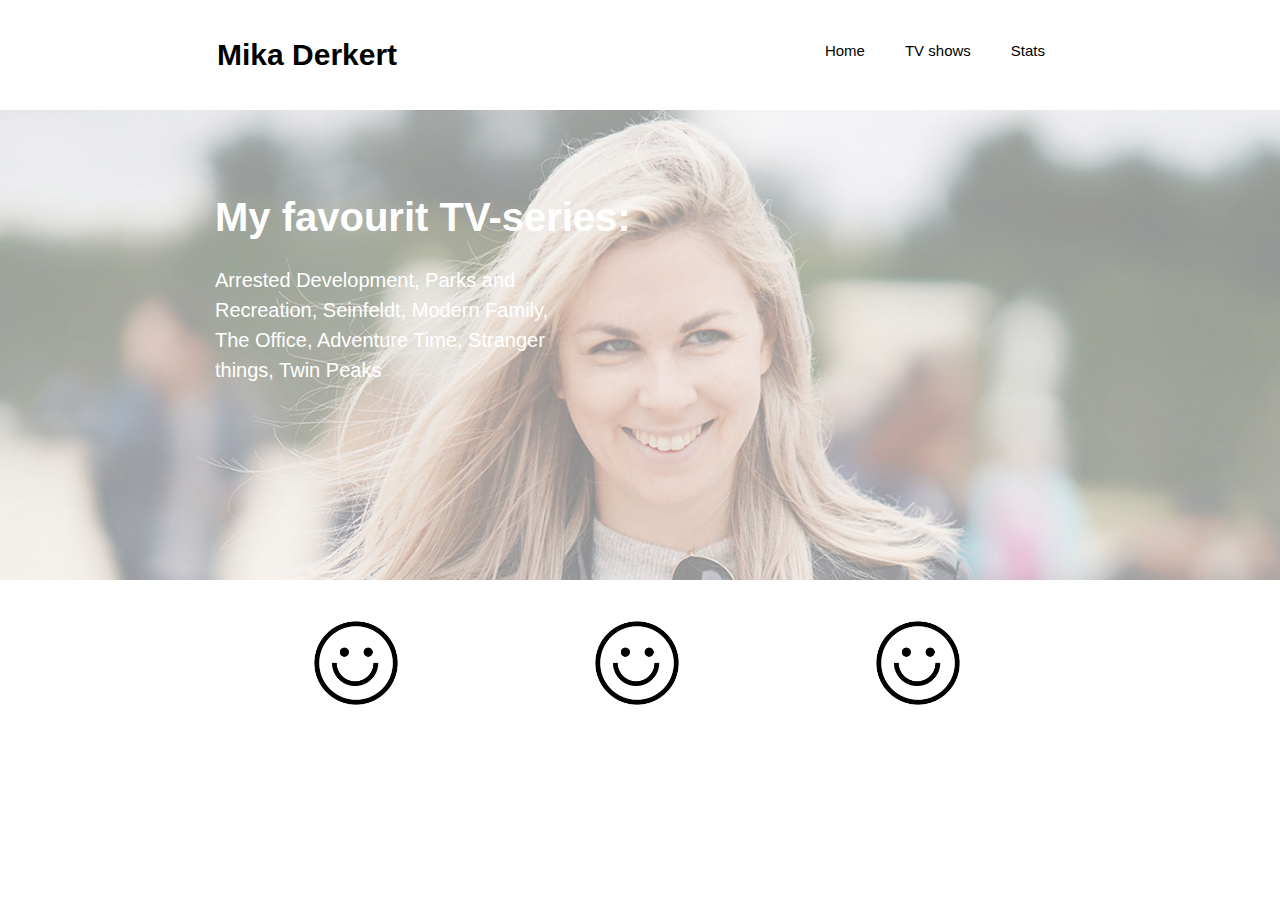
<file: about.html>
</!DOCTYPE html>
<html>
<head>
	<meta charset="utf-8">
	<meta name="viewport" content="width=device-width">
	<meta name "description" content="Digital strategy">
	<meta name "keywords" content="Digital strategy">
	<meta name "author" content="Mika Derkert">
	<title>Mika Derkert - TV series</title>
	<link rel="stylesheet" href="./css/style.css">
	<link href="https://fonts.googleapis.com/css?family=Merriweather" rel="stylesheet">
</head>
	<body>
		<header>
			<div class="container">
			<div id="branding">
				<h1><span class="highlight">Mika Derkert</span></h1>
			</div>
				<nav>
					<ul>
						<li> <a href="index.html">Home</a></li>
            			<li  class="current"> <a href="about.html">TV shows</a></li>
            			<li> <a href="stats.html">Stats</a></li>
					</ul>
				</nav>
			</div>
		</header>
		
			<section id="showcase">
			<div class="container">
				<h1>My favourit TV-series:</h1>
			<p id="demo"></p>

			<script>
				var cars = [" Arrested Development", " Parks and Recreation", " Seinfeldt"," Modern Family"," The Office"," Adventure Time", " Stranger things", " Twin Peaks"];
					document.getElementById("demo").innerHTML = cars;
				</script>
			</div>
		</section>

		<section id="main"> 
			<div class="container">
			<article id="main-col">

			<p id="demo"></p>

			<script>
				var cars = [" Arrested Development", " Parks and Recreation", " Seinfeldt"," Modern Family"," The Office"," Adventure Time", " Stranger things", " Twin Peaks"];
					document.getElementById("demo").innerHTML = cars;
				</script>
			</div>
			<section id="boxes"> 
			<div class="container">
				<div class="box"> 
					<img src="./img/showcase.png">
					
				
				</div>
				<div class="box"> 
					<img src="./img/showcase.png">
				
				
				</div>
				<div class="box"> 
					<img src="./img/showcase.png">
					
				
				</div>
			</section>
	</body>
</html>
</file>
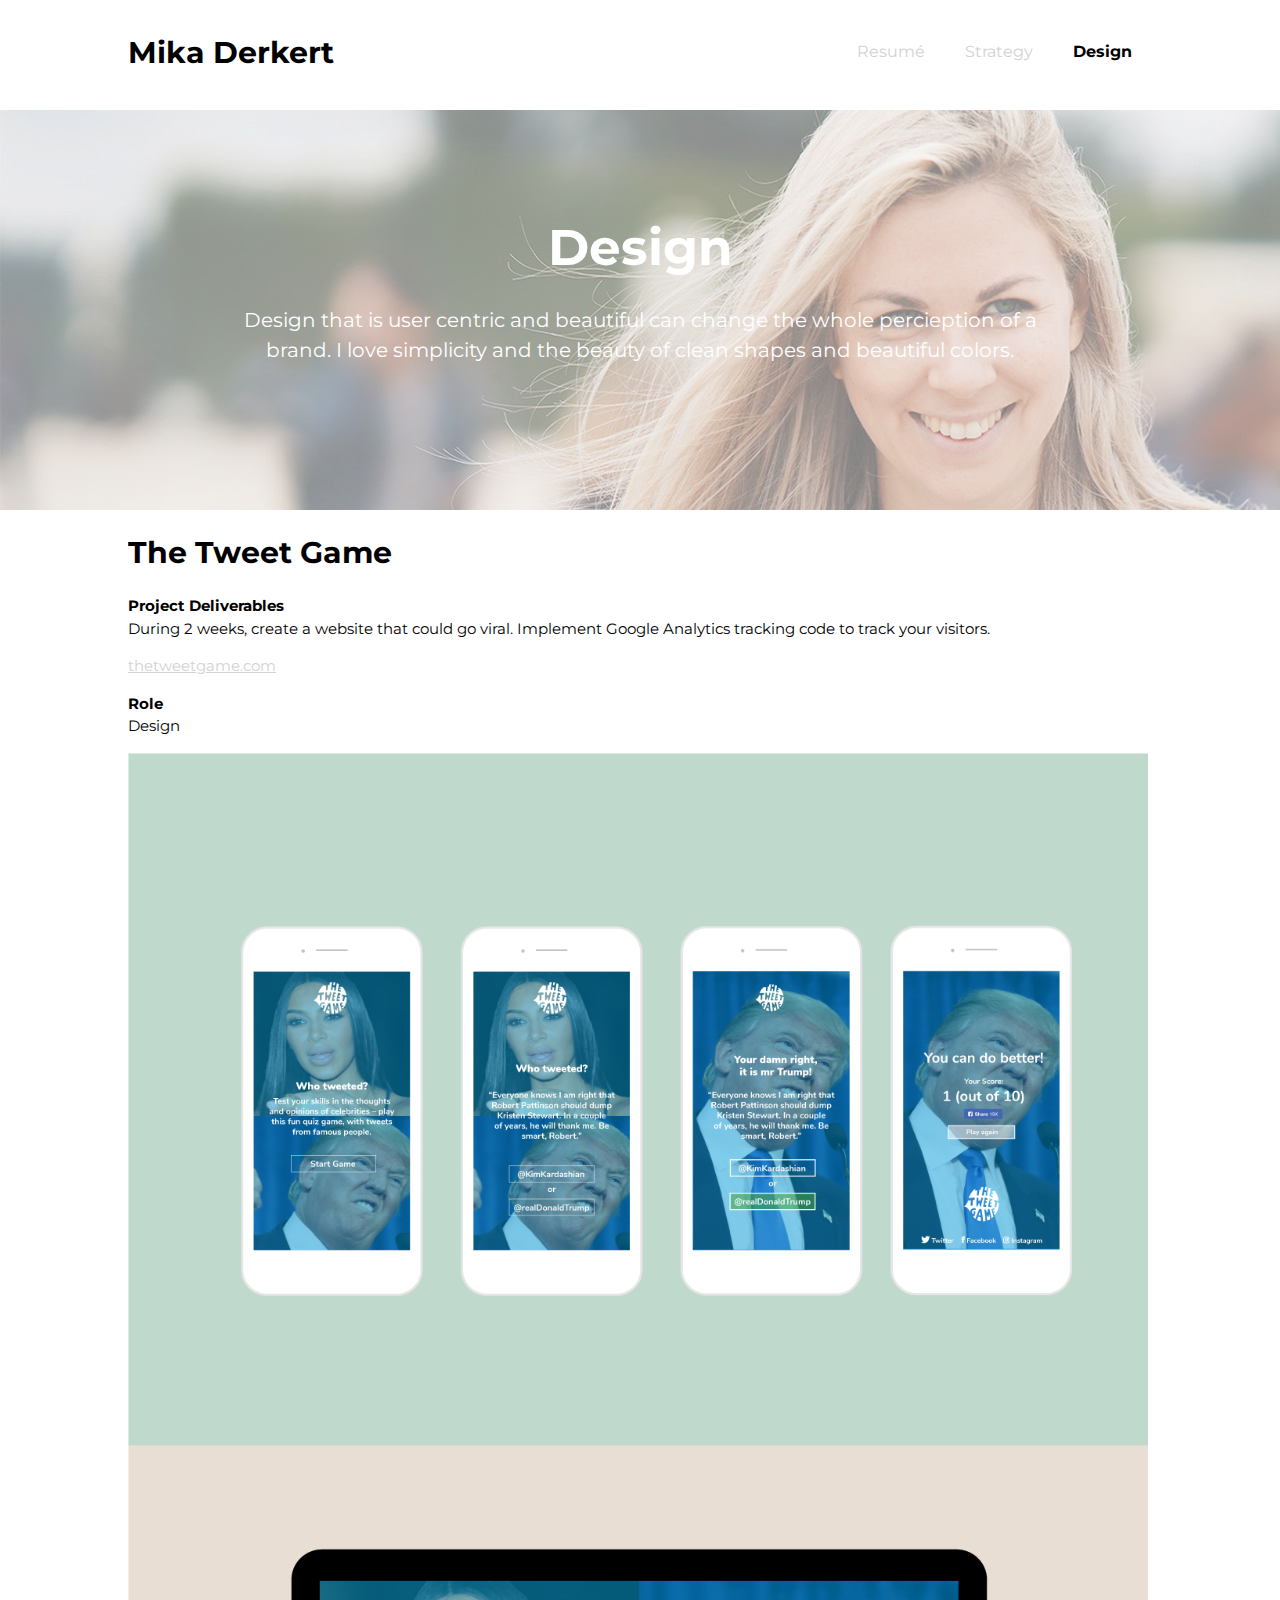
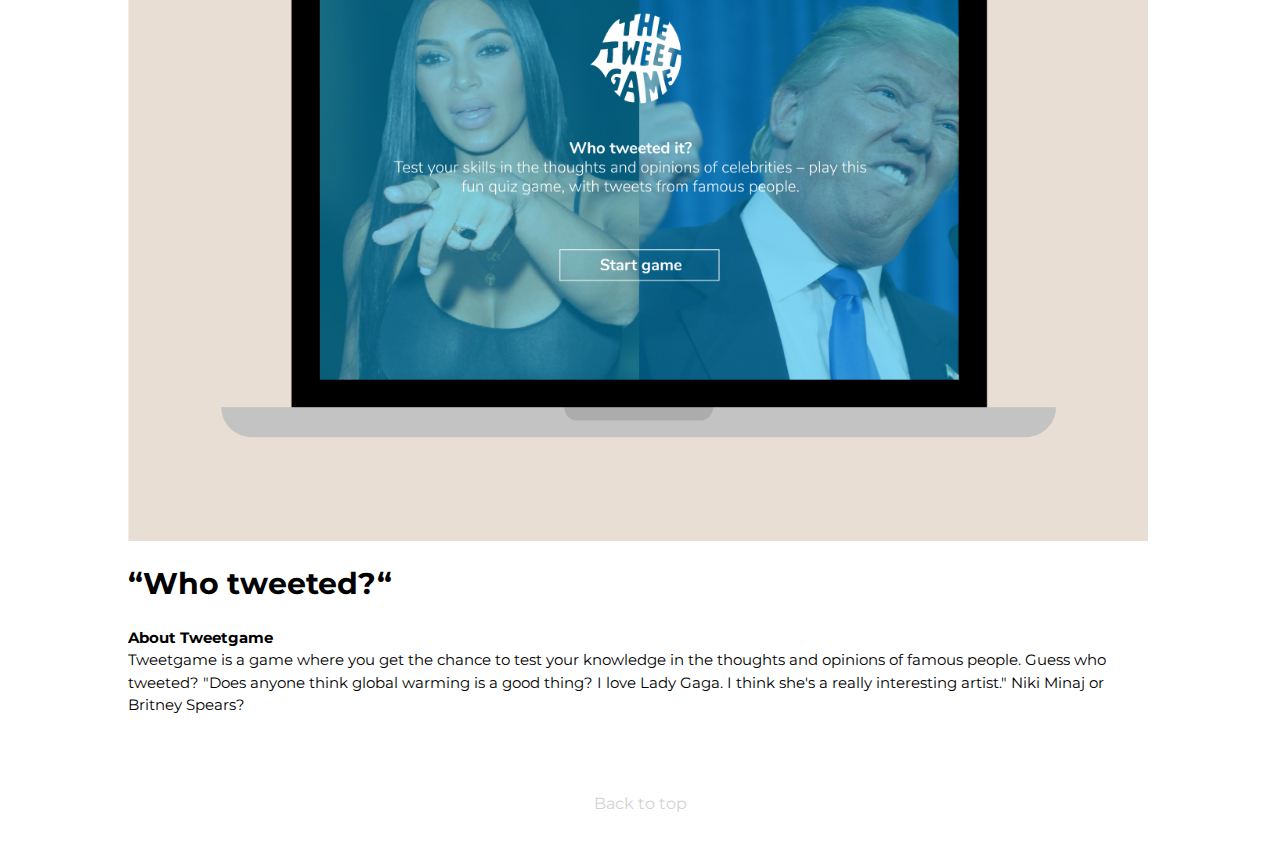
<file: mikaderkert.github.io/design.html>
</!DOCTYPE html>
<html>
<head>
  <meta charset="utf-8">
  <meta name="viewport" content="width=device-width">
  <meta name "description" content="Digital strategy">
  <meta name "keywords" content="Digital strategy">
  <meta name "author" content="Mika Derkert">
  <title>Mika Derkert - Design</title>
  <link rel="stylesheet" href="./css/style.css">
  <link href="https://fonts.googleapis.com/css?family=Montserrat" rel="stylesheet">
</head>
  <body>
    <header>
      <div class="container">
      <div id="branding">
        <h1><span class="highlight">Mika Derkert</span></h1>
      </div>
        <nav>
          <ul>
            <li> <a href="index.html">Resumé</a></li>
            <li> <a href="strategy.html">Strategy</a></li>
            <li class="current"> <a href="design.html">Design</a></li>
          </ul>
        </nav>
      </div>
    </header>
    
    <section id="showcase">
      <div class="container">
      <h1> Design </h1>
        <p>Design that is user centric and beautiful can change the whole percieption of a brand. I love simplicity and the beauty of clean shapes and beautiful colors. </p>  
      </div>
    </section>

    <section id="container"> 
        <div class="container">
        <h1> The Tweet Game</h1>
        <p> <b> Project Deliverables </b>  
        <br>
        During 2 weeks, create a website that could go viral. Implement Google Analytics tracking code to track your visitors.
        <p>
        <a href="http://thetweetgame.com" target="_blank"> thetweetgame.com</a>
        <p> <b> Role </b>
        <br> Design 
        </p>
        </p>
        <img src="./img/tweetgame.png">
        <h1>“Who tweeted?“ </h1> <p> <b> About Tweetgame</b> <br>Tweetgame is a game where you get the chance to test your knowledge in the thoughts and opinions of famous people. Guess who tweeted? "Does anyone think global warming is a good thing? I love Lady Gaga. I think she's a really interesting artist." Niki Minaj or Britney Spears? </p>
        </div>
      </section>
    <section id="main"> 
      <div class="container">
      <article id="main-col">
      
      </div>    
  </body>
  <footer>
      <li> <a href="design.html">Back to top</a></li>   
  </footer>
</html>
</file>
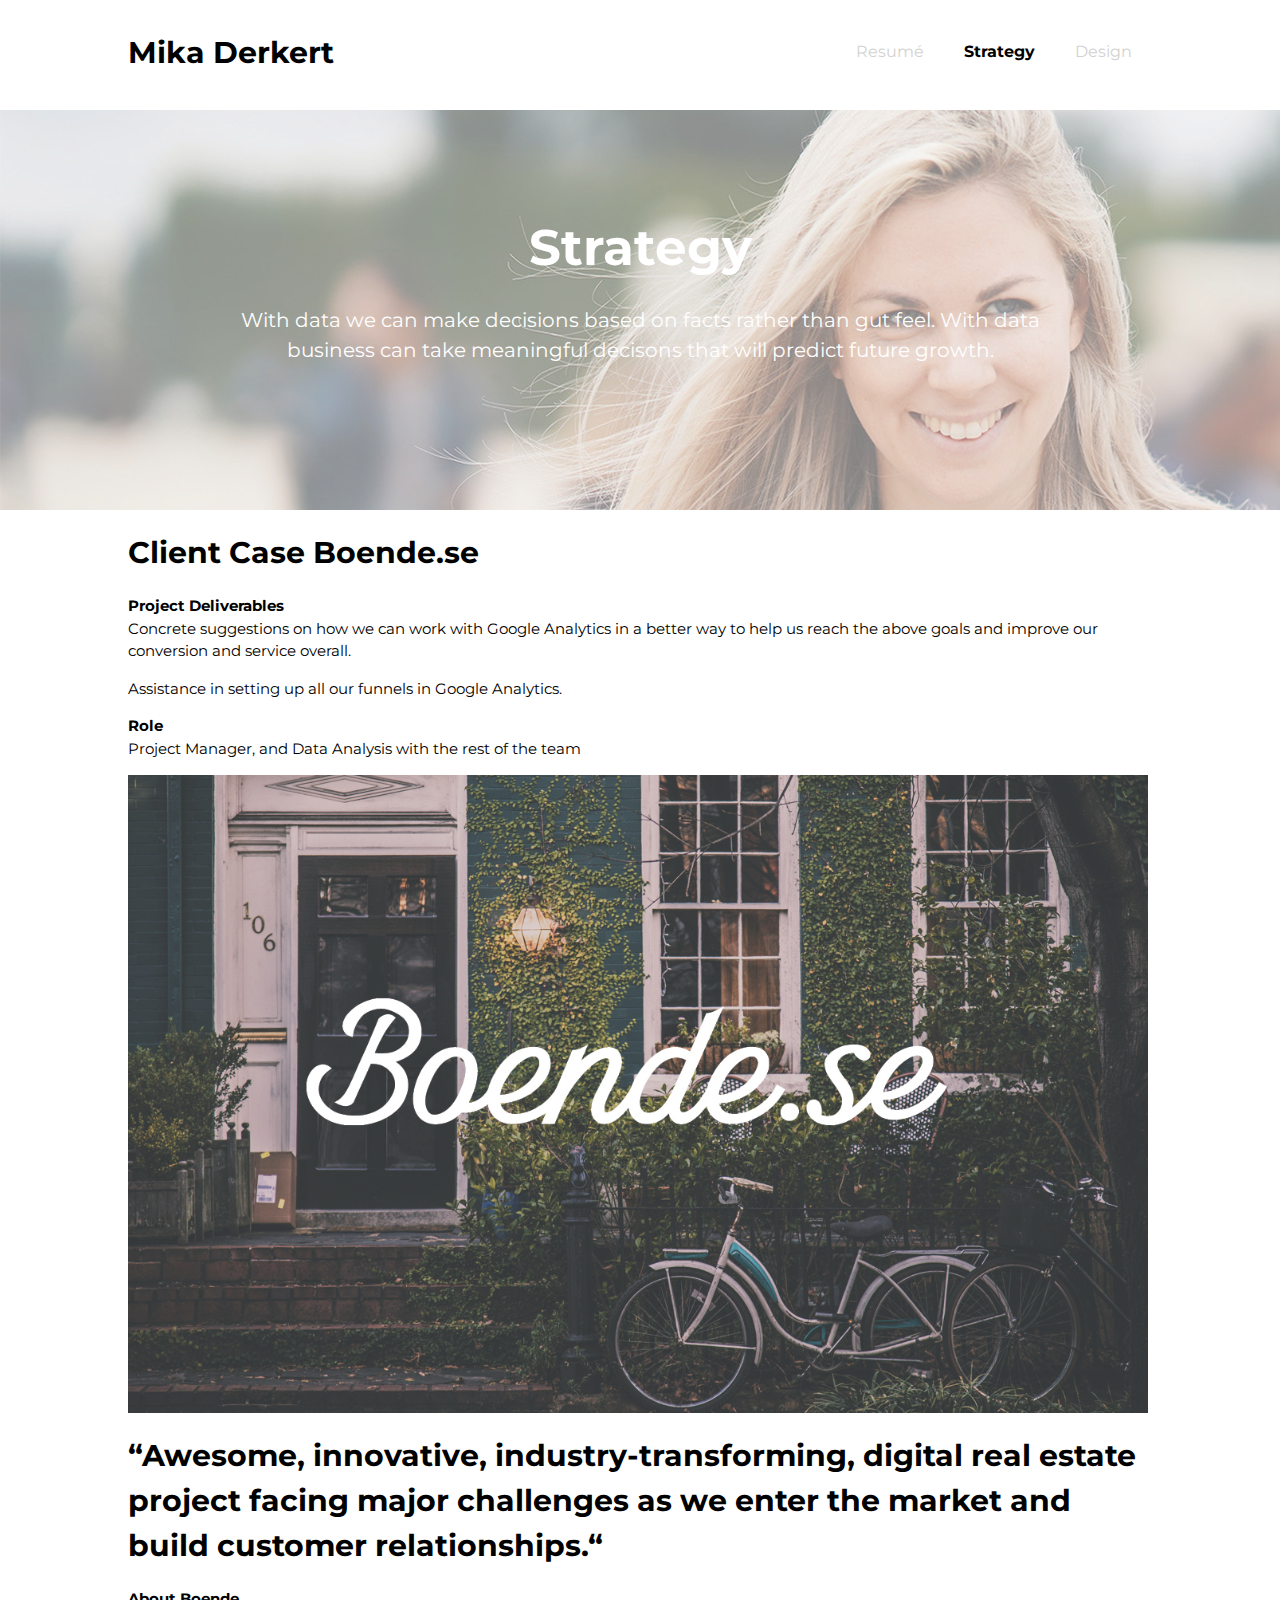
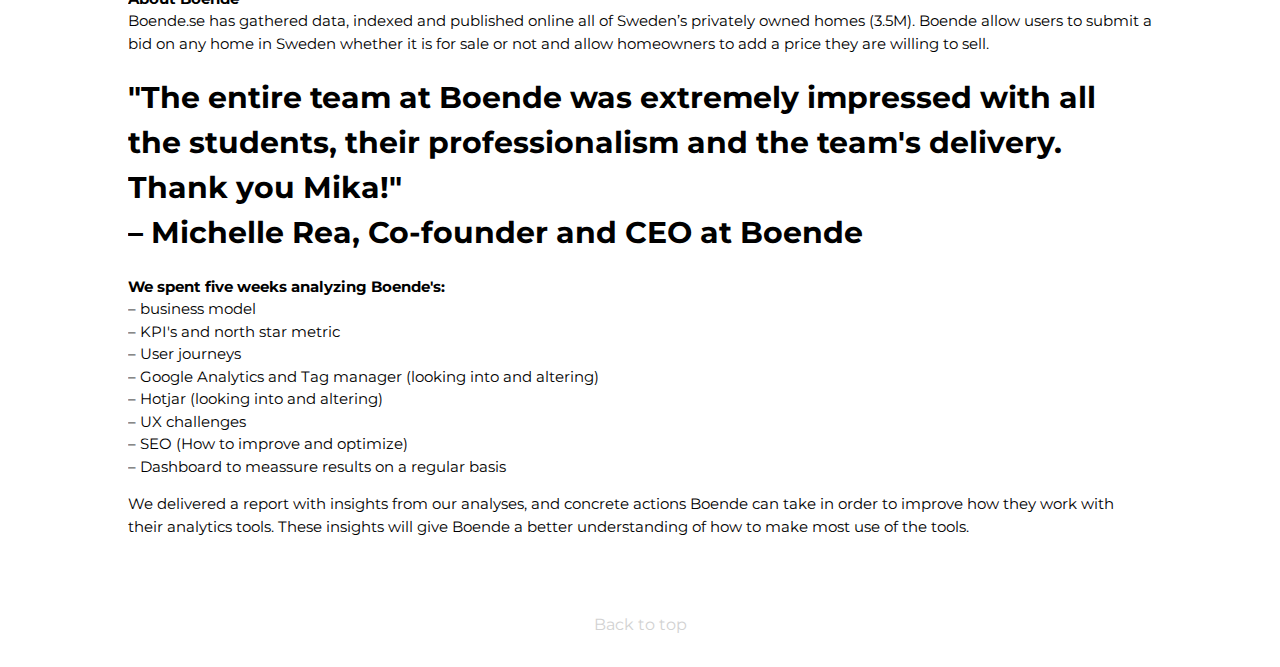
<file: mikaderkert.github.io/strategy.html>
</!DOCTYPE html>
<html>
<head>
	<meta charset="utf-8">
	<meta name="viewport" content="width=device-width">
	<meta name "description" content="Digital strategy","UX";>
	<meta name "keywords" content="Digital strategy">
	<meta name "author" content="Mika Derkert">
	<title>Mika Derkert - Strategy</title>
	<link rel="stylesheet" href="./css/style.css">
	<link href="https://fonts.googleapis.com/css?family=Montserrat" rel="stylesheet">
</head>
	<body>
		<header>
			<div class="container">
			<div id="branding">
				<h1><span class="highlight">Mika Derkert</span></h1>
			</div>
				<nav>
					<ul>
						<li> <a href="index.html">Resumé</a></li>
						<li class="current"> <a href="strategy.html">Strategy</a></li>
						<li> <a href="design.html">Design</a></li>
					</ul>
				</nav>
			</div>
		</header>
		
		<section id="showcase">
		<div class="container">
      <h1> Strategy </h1>
        <p>With data we can make decisions based on facts rather than gut feel. With data business can take meaningful decisons that will predict future growth.</p>  
      </div>
		</section>
		<section id="container"> 
				<div class="container">
				<h1> Client Case Boende.se</h1>
				<p> <b> Project Deliverables </b>  
				<br>
				Concrete suggestions on how we can work with Google Analytics in a better way to help us reach the above
				goals and improve our conversion and service overall.
				<p>
				Assistance in setting up all our funnels in Google Analytics.
				<p> <b> Role </b>
				<br> Project Manager, and Data Analysis with the rest of the team 
				</p>
				<img src="./img/boende.jpg">
				<h1>“Awesome,​ ​innovative,​ ​industry-transforming,​ ​digital​ ​real​ ​estate​ ​project
				facing​ ​major​ ​challenges​ ​as​ ​we​ ​enter​ ​the​ ​market​ ​and​ ​build​ ​customer relationships.“ </h1> <p> <b> About Boende</b> <br>Boende.se has gathered data, indexed and published online all of Sweden’s privately owned homes (3.5M). Boende allow users to submit a bid on any home in Sweden whether it is for sale or not and allow homeowners to add a price they are willing to sell. 
				<p>
				<h1>"The entire team at Boende was extremely impressed with all the students, their professionalism and the team's delivery. Thank you Mika!" 
				<br> 
				– Michelle Rea, Co-founder and CEO at Boende </h1>
				<b> We spent five weeks analyzing Boende's: </b> 
				<br> 
				– business model 
				<br> 
				– KPI's and north star metric 
				<br> 
				– User journeys
				<br> 
				– Google Analytics and Tag manager (looking into and altering)
				<br> 
				– Hotjar (looking into and altering)
				<br> 
				– UX challenges 
				<br> 
				– SEO (How to improve and optimize)
				<br> 
				– Dashboard to meassure results on a regular basis
				<p>
				We delivered a report with insights from our analyses, and concrete actions Boende can take in order to improve how they work with their analytics tools. These insights will give Boende a better understanding of how to make most use of the tools.
				</p>
				
				</div>
			</section>
		<section id="main"> 
			<div class="container">
			<article id="main-col">
			
			</div>		
	</body>
	<footer>
			<li> <a href="strategy.html">Back to top</a></li>		
	</footer>
</html>
</file>
<file: css/style.css>
body{
	font: 15px/1.5 'Montserrat', sans-serif;
	padding:0;
	margin:0;
	background-color: #ffffff
}

body a{
	color: #d2d2d2;
	text-decoration:underline;
	font-size:15px;
}

body a:hover{
	color: #000000;
}

/*global*/
.container{
	width: 80%;
	margin: auto;
	overflow: hidden;
	max-width: 850px
}

.container2{
	width:65%;
	margin: auto;
	overflow: hidden;
}

.underline{
	border-bottom: 3px  solid #000000;
	padding-bottom:1.5px;
	line-height: 1.5;
}

ul{
	margin:0;
	padding: 0;
}


/*header*/


header{

color: #000000;
padding-top: 30px;
min-height: 80px;
 
}

header a{
	color: #000000;
	text-decoration:none;
	font-size:15px;
}



header li{
	float:left;
	display:inline;
	padding: 0 20px 0 20px;
}

header #branding{
	float:left;

}
header #branding h1{
	margin:2px;
}

header nav{
	float:right;
	margin-top: 10px;
}
 
header .current {
	color: #000000;
}


/*COOL LINK
header .current {
	color:#000000;
	font-weight:medium;
  	border-bottom: 8px  solid;
  	border-bottom-color: #519075 padding-left 5px;
}
*/

/*COOL LINK*/

.cool-link {
    padding: 0 20px 0 20px;
}

.cool-link {
    display: inline-block;
    color: #000000;
    text-decoration: none;
}

.cool-link::after {
    content: '';
    display: block;
    width: 0;
    height: 3px;
    background: #000000;
    transition: width .3s;
}

.cool-link:hover::after {
    width: 100%;
    //transition: width .3s;
}

.cool-link:active::after {
    width: 100%;
    //transition: width .3s;
}



/*showcase*/

#showcase{
	min-height: 400px;
	background:url('/img/showcase.jpg') no-repeat fixed center +10px;
	background-size: cover;
    opacity: 0.45;
    filter: alpha(opacity=50); /* For IE8 and earlier */	
	text-align:left;
	color:#ffffff;	
}

#showcase h1{
	margin-top: 60px;
	font-size: 40px;
	margin-bottom: 10px;
	line-height: 55px;
	text-align: left;

}

#showcase p{
	font-size:20px;
	padding-left:  0%;
	padding-right:  60%;
	text-align: left;
}

#showcase h1 .underline{
	border-bottom: 3px  solid #fff;
	padding-bottom:1.5px;
	line-height: 1.5;
}




/*downarrow*/

#showcase {
  position: relative;
  width: 100%;
  height: 50%;
}

#showcase {
  padding-top: 20px;
}
#showcase a span {
  position: absolute;
  top: 320px;
  left: 50%;
  width: 28px;
  height: 28px;
  margin-left: -12px;
  border-left: 2px solid #fff;
  border-bottom: 2px solid #fff;
  -webkit-transform: rotate(-45deg);
  transform: rotate(-45deg);
  box-sizing: border-box;
}

/*case*/

#case img{
	max-width: 850px;
	width: 100%;
    height: auto;
}

#case {
	padding-top: 10px;
	width: 80%;
	margin: auto;
	overflow: hidden;
	max-width: 850px
}

/*showcaseresume*/

#showcaseresume{
	min-height: 10px;
	background:url('../img/showcase.jpg') no-repeat fixed left; 
    opacity: 0.5;
    filter: alpha(opacity=50); /* For IE8 and earlier */	
	text-align:center;
	color:#ffffff;	
	font-size: 30px;
}


/*Resume*/
#resume {
	padding-top: 20px;
	width: 80%;
	margin: auto;
	overflow: hidden;
	max-width: 850px
}

#resume h2:before {
    content: ' \270E';
    font-size: 25px;
}

#resume h2 {
    font-size: 15px;
    font-weight: lighter;
}

#resume h3, #case h3 {
    font-size: 30px;
    font-weight: lighter;
    text-align: center;
}

#resume h4{
    font-size: 18px;
    font-weight: medium;
    line-height: 0;
}
#resume #case h5{
    font-size: 30px;
    font-weight: medium;
    line-height: 0;
    color: gray;
}

/*Interest Images*/



#images .image{
	float:left;
	width:20%;
	padding-right:50px;
	padding-left: 50px;	
	padding-top: 30px;
	padding-bottom: 30px;
}

#images .image img{
	width:100%;
	padding-top: 0px;
}


/*Boxes*/

#boxes{
	margin-bottom: 25px;
	width: 100%;
	text-align: center;
    
}

#boxes .box{
	float:left;
	text-align: center;
	width:30%;
	padding:13px;	
}

#boxes .box img{
	width:90;
	padding-top: 10px;
}


/* main-col */

article#main-col{
	text-align: center;
	padding-right: 25px;
	padding-left: 25px;
	
}
/*Services*/

ul#services li{
	list-style:none;
	padding:20px;
	border: #cccccc solid 1px;
	margin-top:20px;
	margin-bottom: 5px;
	background: #e6e6e6;
}

footer{
	padding:50px;
	margin-top: 0px;
	color:#000000;
	background-color: #ffffff;
	text-align:center;
}

footer a{
	color: #d2d2d2;
	text-decoration:none;
	font-size:16px;
}

footer li{
	float:center;
	display:inline;
	padding: 0 20px 0 20px;
}

footer a:hover{
	color: #000000;
	font-weight: medium;

}
/* Media queries*/

@media(max-width: 975px){
 #boxes .box{
  float:none;
  width:100%;
  padding:0px;
  }

   #images .image{
  float:left;
  width:33.333333%;
 
  }


   #showcase p{
  font-size: 19px;
  line-height: 1.3;

  	padding-left:  0%;
	padding-right:  55%;
  }


@media(max-width: 730px){
  header #branding,
  header nav,
  header nav li,
  #showcase,
  #boxes .box,
  article#main-col,
  aside#sidebar{
    float:none;
    text-align:center;
    width:100%;
    padding:0px;
  }

.container{
	width: 90%;
 }

   #images .image{
  float:left;
  width:70%;
  }

#resume, #case {
	width: 100%;
 }


  header{
    padding-bottom:20px;
  }

 #showcase h1{
 	text-align: center;
   margin-top:50px;
   font-size: 35px;
    line-height: 1.05;
  }

#showcase{
	min-height: 400px;
	background:url('/img/showcase.jpg') no-repeat center;
	background-size: 730px;
 }

 #showcase p{
  font-size: 19px;
  line-height: 1.3;
  	padding-left:  0%;
	padding-right:  0%;
  }

#boxes .box{
	padding-top:5px;
	width: 100%;
  }

.cool-link {
	padding-left: 0px;
	line-height: 2.4;
    display: inline-block;
    color: #000000;
    text-decoration: none;
}

.cool-link::after {
    content: '';
    display: none;
    width: 0;
    height: 3px;
    background: #000000;
    transition: width .3s;
}

.cool-link:hover::after {
    width: 100%;
    display: none;
}

.cool-link:active::after {
    width: 100%;
    //transition: width .3s;
    display: none;
    font-weight: bold;
}

li .underline {
	border-bottom: 0px  solid #519075;
	text-decoration: underline;
	line-height: 2.4;
	 }

@media(max-width: 380px){
#showcase p{
  padding-top: 8PX;
  display: none;	
	 }
#showcase h1{
	font-size: 28px;
	text-align: center;
   	margin-top: 190px;
    }
    #images .image{
  float:center;
  width:60%;
  padding-top: 10px;
  }
</file>
<file: mikaderkert.github.io/css/style.css>
body{
	font: 15px/1.5 'Montserrat', sans-serif;
	padding:0;
	margin:0;
	background-color: #ffffff
}

body a{
	color: #d2d2d2;
	text-decoration:underline;
	font-size:15px;
}

body a:hover{
	color: #000000;
}

/*global*/
.container{
	width: 80%;
	margin: auto;
	overflow: hidden;
}

.container img{
	width: 1020px;
}

ul{
	margin:0;
	padding: 0;
}

.button_1{
	height:38px;
	background: #e8491d;
	border:0;
	padding-left: 20px;
	padding-right: 20px;
	color:#ffffff;
}
.dark{
	padding:20px;
	padding-top:5px;
	padding-bottom:5px;
	background:#18491d;
	color:white;
	margin-top:20px;
	margin-bottom: 20px;
}

/*header*/


header{

color: #ffffff;
padding-top: 30px;
min-height: 80px;
 
}

header a{
	color: #d2d2d2;
	text-decoration:none;
	font-size:16px;
}

header li{
	float:left;
	display:inline;
	padding: 0 20px 0 20px;
}

header #branding{
	float:left;

}
header #branding h1{
	margin:0;
}

header nav{
	float:right;
	margin-top: 10px;
}
 
header .highlight, header .current a{
	color:#000000;
	font-weight:bold;
}

header a:hover{
	color: #cccccc;
	font-weight: bold;

}

/*showcase*/

#showcase{
	min-height: 400px;
	background:url('../img/showcase.jpg') no-repeat fixed left; 
    opacity: 0.5;
    filter: alpha(opacity=50); /* For IE8 and earlier */	
	text-align:center;
	color:#ffffff;	
}

#showcase h1{
	margin-top: 100px;
	font-size: 50px;
	margin-bottom: 10px;

}

#showcase p{
	font-size:20px;
	padding-left: 100px;
	padding-right: 100px;
}

/*Boxes*/

#boxes{
	margin-top:20px;
}

#boxes .box{
	float:left;
	text-align: center;
	width:30%;
	padding:10px;
	
}

#boxes .box img{
	width:90;
}



/* main-col */


article#main-col{
	text-align: center;
	padding-right: 25px;
	padding-left: 25px;
	
}
/*Services*/

ul#services li{
	list-style:none;
	padding:20px;
	border: #cccccc solid 1px;
	margin-top:20px;
	margin-bottom: 5px;
	background: #e6e6e6;

}

footer{
	padding:30px;
	margin-top:30px;
	color:#000000;
	background-color: #ffffff;
	text-align:center;
}

footer a{
	color: #d2d2d2;
	text-decoration:none;
	font-size:16px;
}

footer li{
	float:center;
	display:inline;
	padding: 0 20px 0 20px;
}

footer a:hover{
	color: #000000;
	font-weight: bold;

}
/* Media queries*/
@media(max-width: 768px){
  header #branding,
  header nav,
  header nav li,
  #newsletter h1,
  #newsletter form,
  #boxes .box,
  article#main-col,
  aside#sidebar{
    float:none;
    text-align:center;
    width:100%;
  }

  header{
    padding-bottom:20px;
  }

 #showcase h1{
   margin-top:40px;
  }

/*chart*/
#mychart{
  max-width: 800px;
  margin: 50px auto;
}

#wrapper{
	text-align: center;
	padding-right: 25px;
	padding-left: 25px;
}
.wrapper {
  max-width: 800px;
  margin: 50px auto;
}
</file>
